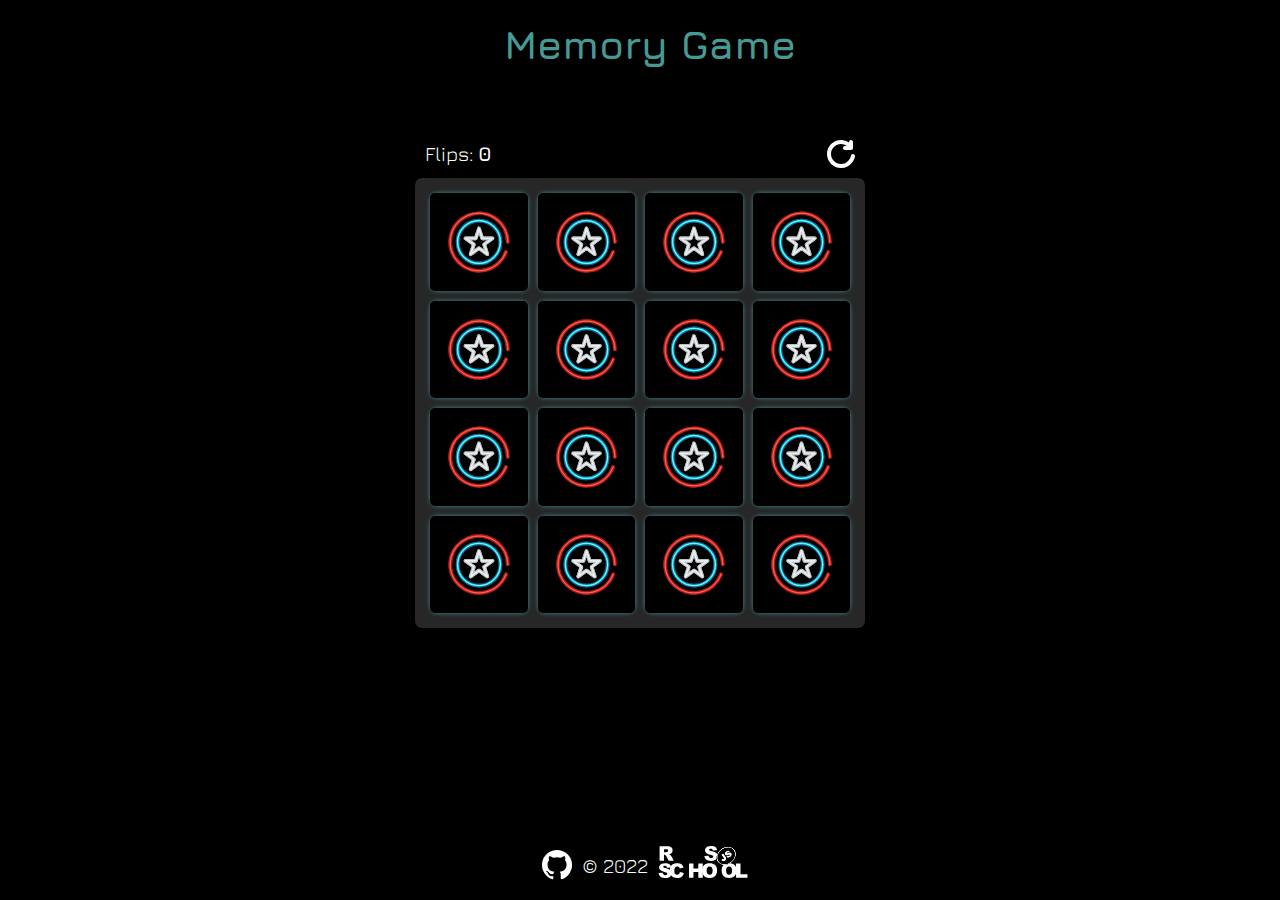
<file: memory-game/index.html>
<!DOCTYPE html>
<html lang="en">
<head>
    <meta charset="UTF-8">
    <meta http-equiv="X-UA-Compatible" content="IE=edge">
    <meta name="viewport" content="width=device-width, initial-scale=1.0">
    <link rel="stylesheet" href="style.css">
    <link rel="icon" href="./assets/favicon.ico">
    <title>Memory Game</title>
</head>
<body>
    <header class="header">
        <h1>Memory Game</h1>
    </header>
    <main class="main">
        <div class="box">
            <p class="flips">Flips: <span>0</span></p>
            <button class="restart" title="Try again"></button>
        </div>
        <section class="memory-game">
            <div class="memory-card" data-cards="web">
                <img src="./assets/svg/img-1.svg" class="back-view" alt="back-img">
                <img src="./assets/svg/shield.svg" class="front-view" alt="front-img">
            </div>
            <div class="memory-card" data-cards="web">
                <img src="./assets/svg/img-1.svg" class="back-view" alt="back-img">
                <img src="./assets/svg/shield.svg" class="front-view" alt="front-img">
            </div>
            <div class="memory-card" data-cards="heart">
                <img src="./assets/svg/img-2.svg" class="back-view" alt="back-img">
                <img src="./assets/svg/shield.svg" class="front-view" alt="front-img">
            </div>
            <div class="memory-card" data-cards="heart">
                <img src="./assets/svg/img-2.svg" class="back-view" alt="back-img">
                <img src="./assets/svg/shield.svg" class="front-view" alt="front-img">
            </div>
            <div class="memory-card" data-cards="hulk">
                <img src="./assets/svg/img-3.svg" class="back-view" alt="back-img">
                <img src="./assets/svg/shield.svg" class="front-view" alt="front-img">
            </div>
            <div class="memory-card" data-cards="hulk">
                <img src="./assets/svg/img-3.svg" class="back-view" alt="back-img">
                <img src="./assets/svg/shield.svg" class="front-view" alt="front-img">
            </div>
            <div class="memory-card" data-cards="ant">
                <img src="./assets/svg/img-4.svg" class="back-view" alt="back-img">
                <img src="./assets/svg/shield.svg" class="front-view" alt="front-img">
            </div>
            <div class="memory-card" data-cards="ant">
                <img src="./assets/svg/img-4.svg" class="back-view" alt="back-img">
                <img src="./assets/svg/shield.svg" class="front-view" alt="front-img">
            </div>
            <div class="memory-card" data-cards="hammer">
                <img src="./assets/svg/img-5.svg" class="back-view" alt="back-img">
                <img src="./assets/svg/shield.svg" class="front-view" alt="front-img">
            </div>
            <div class="memory-card" data-cards="hammer">
                <img src="./assets/svg/img-5.svg" class="back-view" alt="back-img">
                <img src="./assets/svg/shield.svg" class="front-view" alt="front-img">
            </div>
            <div class="memory-card" data-cards="marvel">
                <img src="./assets/svg/img-6.svg" class="back-view" alt="back-img">
                <img src="./assets/svg/shield.svg" class="front-view" alt="front-img">
            </div>
            <div class="memory-card" data-cards="marvel">
                <img src="./assets/svg/img-6.svg" class="back-view" alt="back-img">
                <img src="./assets/svg/shield.svg" class="front-view" alt="front-img">
            </div>
            <div class="memory-card" data-cards="panther">
                <img src="./assets/svg/img-7.svg" class="back-view" alt="back-img">
                <img src="./assets/svg/shield.svg" class="front-view" alt="front-img">
            </div>
            <div class="memory-card" data-cards="panther">
                <img src="./assets/svg/img-7.svg" class="back-view" alt="back-img">
                <img src="./assets/svg/shield.svg" class="front-view" alt="front-img">
            </div>
            <div class="memory-card" data-cards="arrow">
                <img src="./assets/svg/img-8.svg" class="back-view" alt="back-img">
                <img src="./assets/svg/shield.svg" class="front-view" alt="front-img">
            </div>
            <div class="memory-card" data-cards="arrow">
                <img src="./assets/svg/img-8.svg" class="back-view" alt="back-img">
                <img src="./assets/svg/shield.svg" class="front-view" alt="front-img">
            </div>
        </section>
    </main>
    <footer class="footer">
        <a href="https://github.com/gobacktosleep" class="github" target="_blank"></a>
        <p class="year"> © 2022</p>
        <a href="https://rs.school/js/" class="rss" target="_blank"></a>
    </footer>
    <script src="index.js"></script>
</body>
</html>
</file>
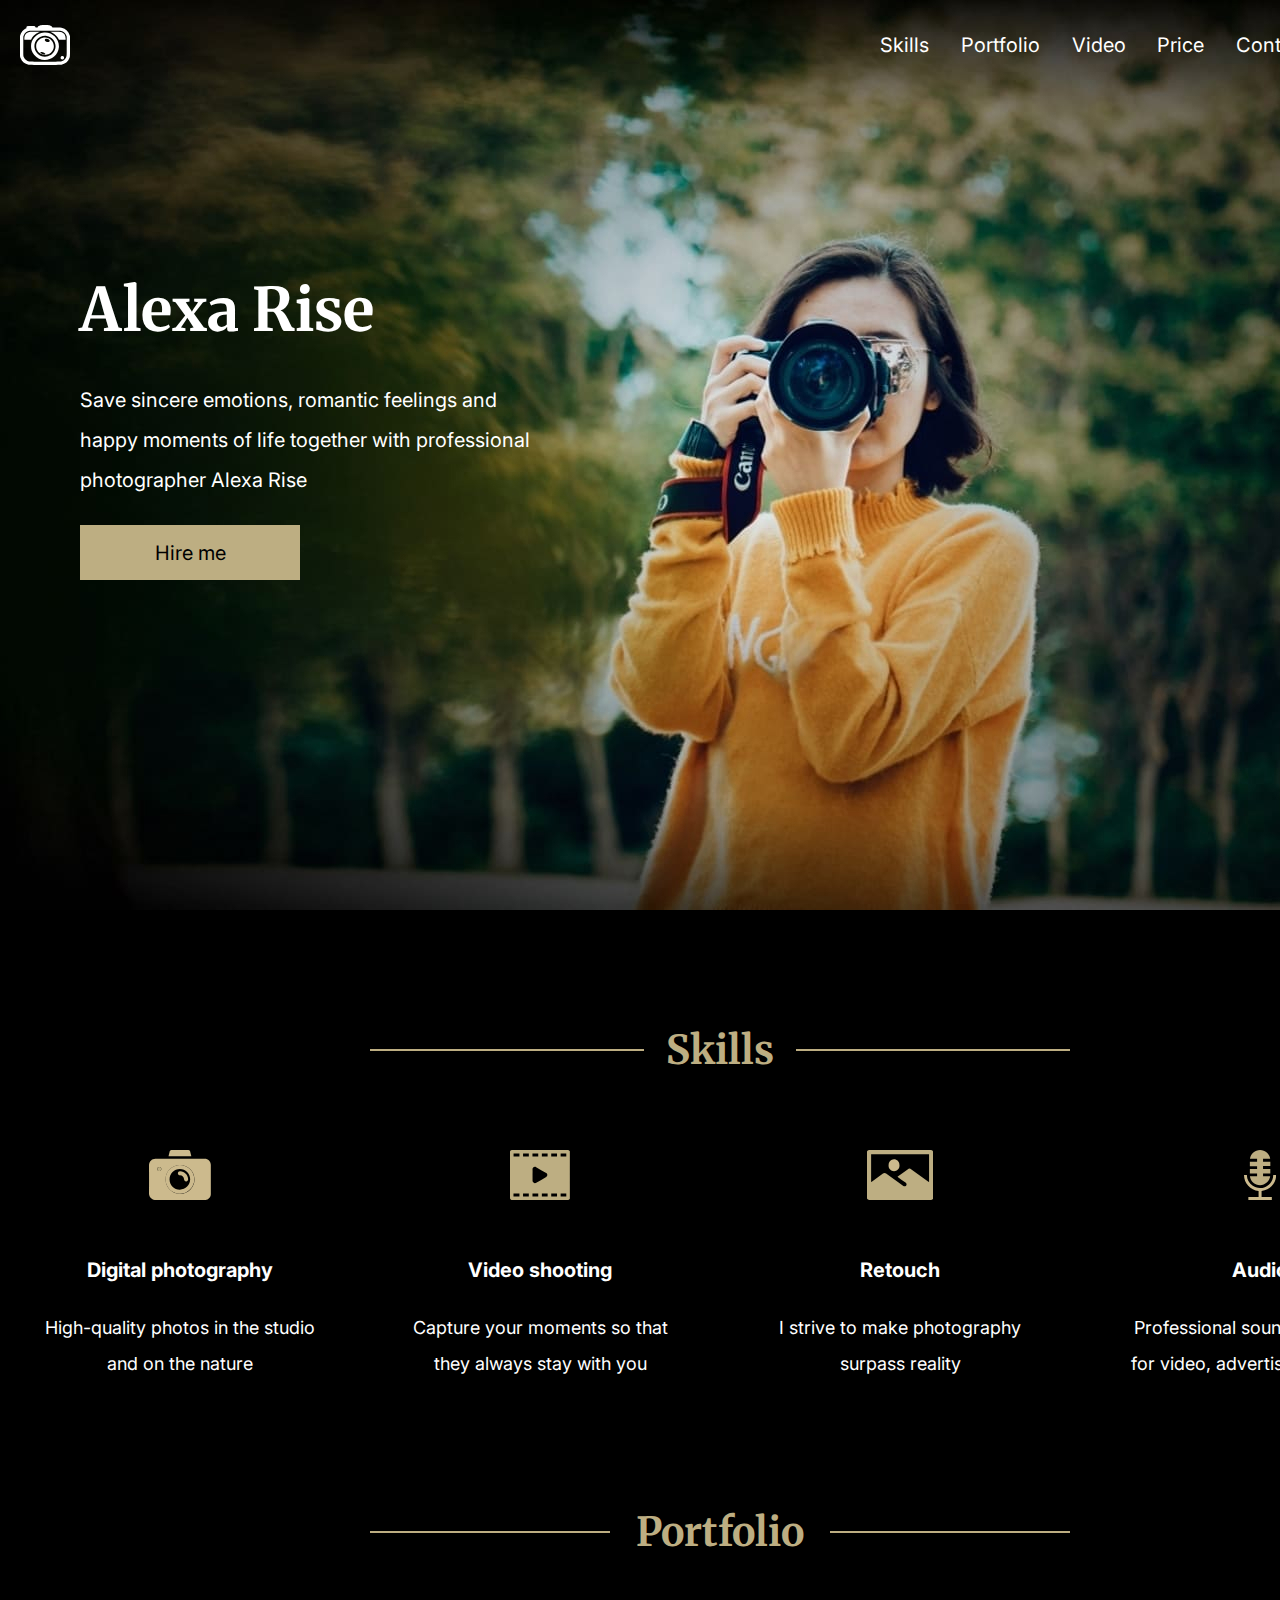
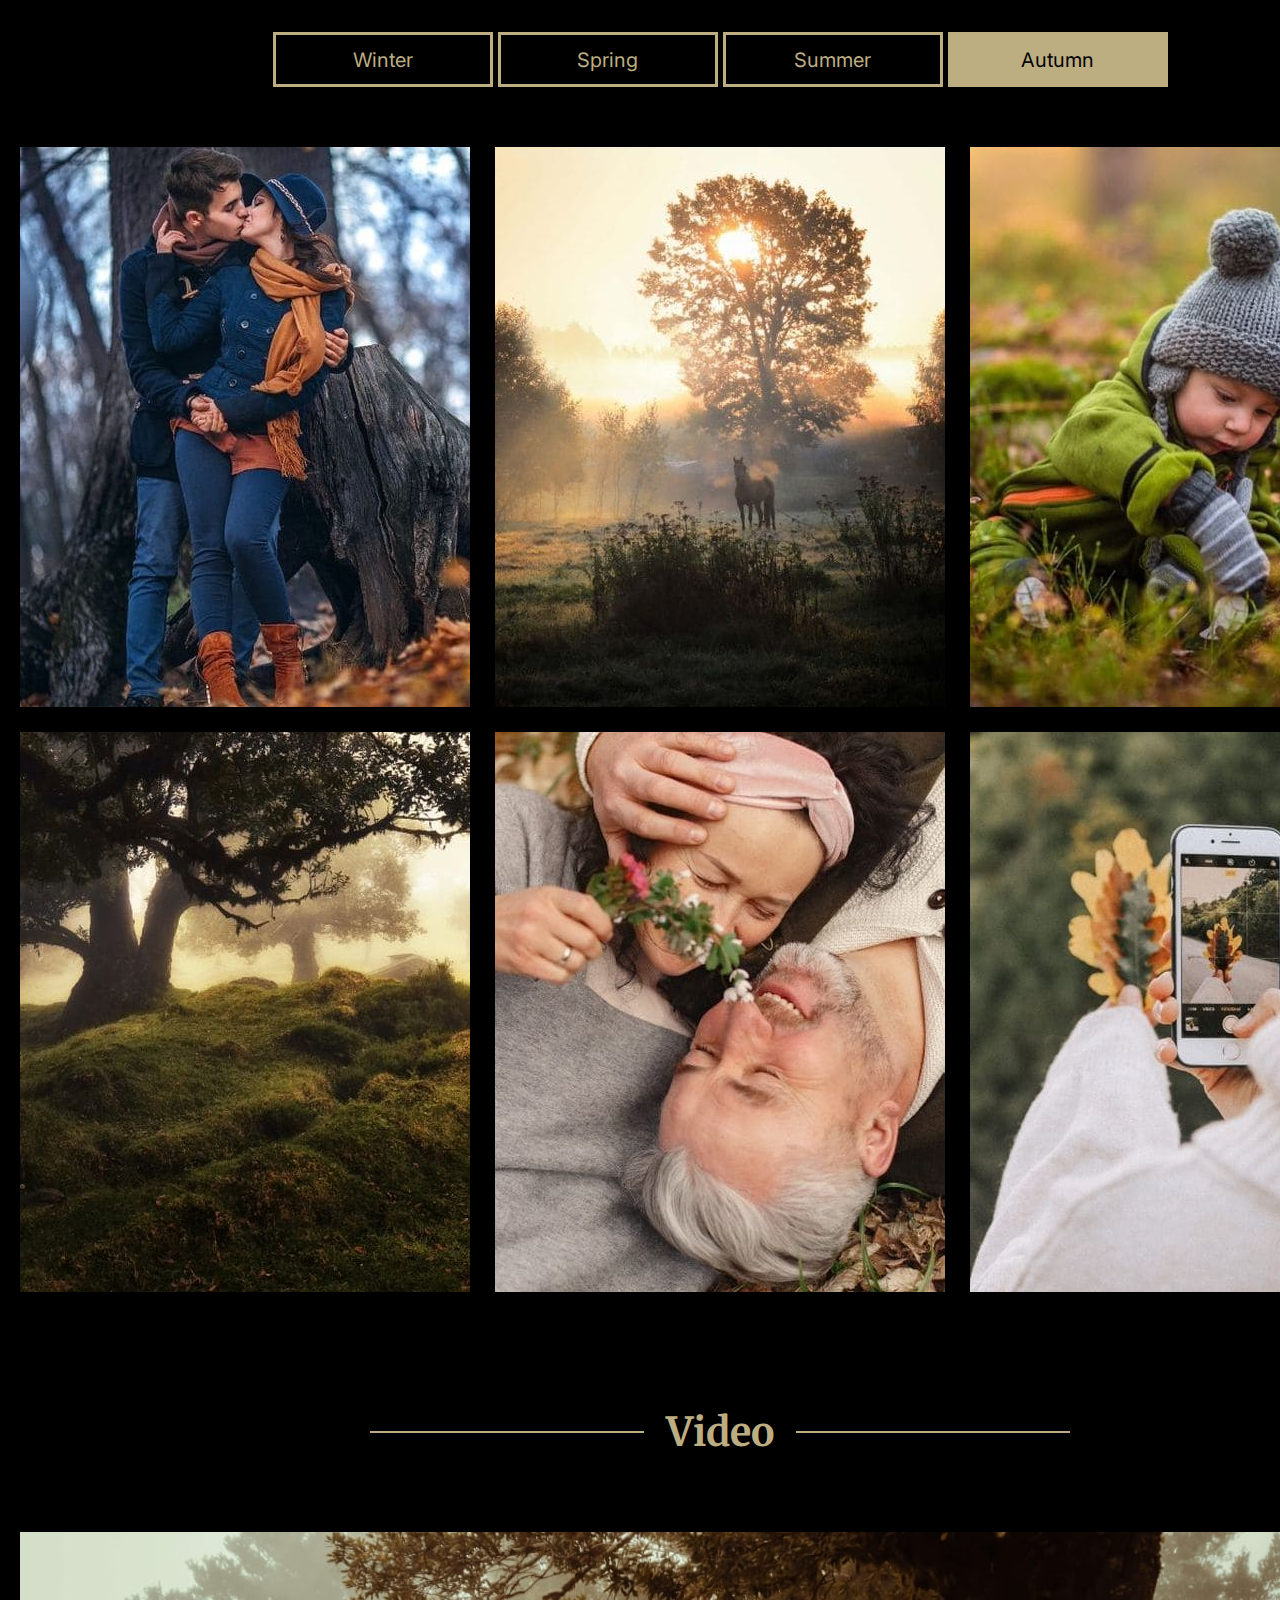
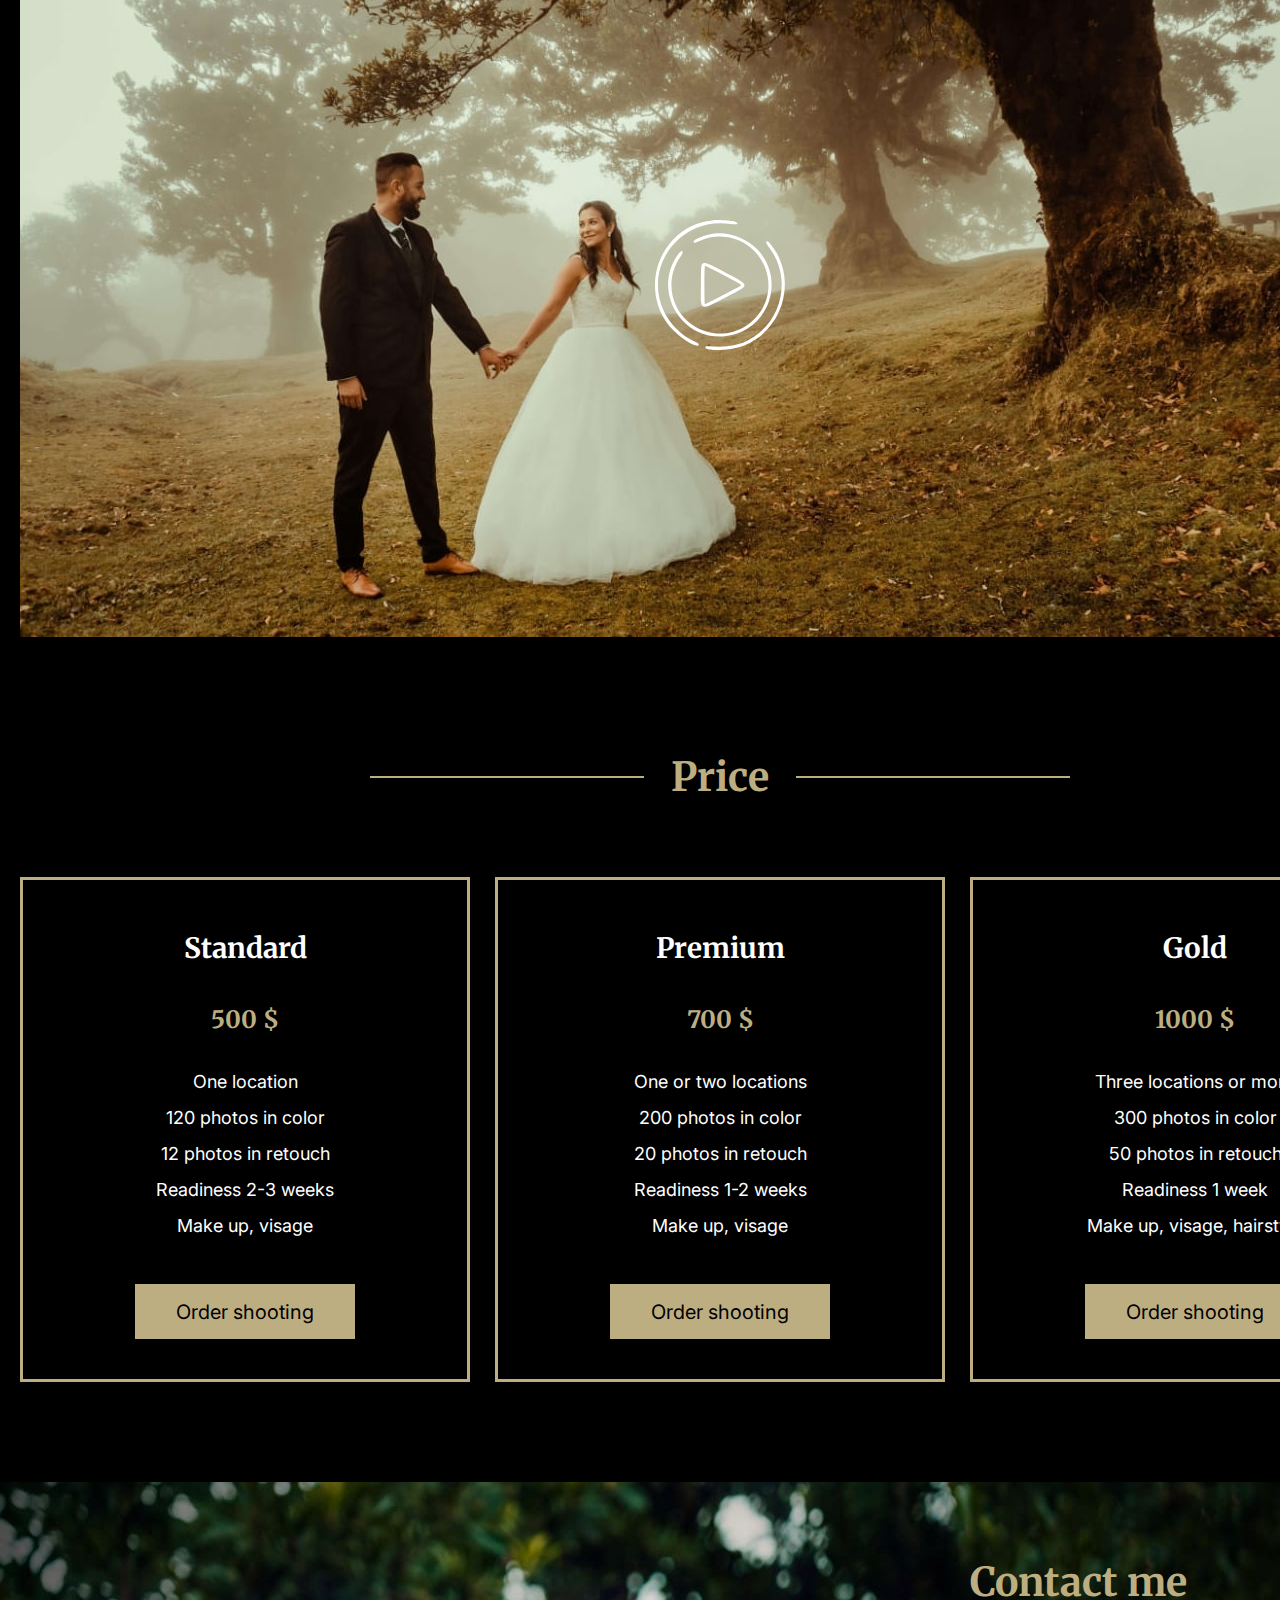
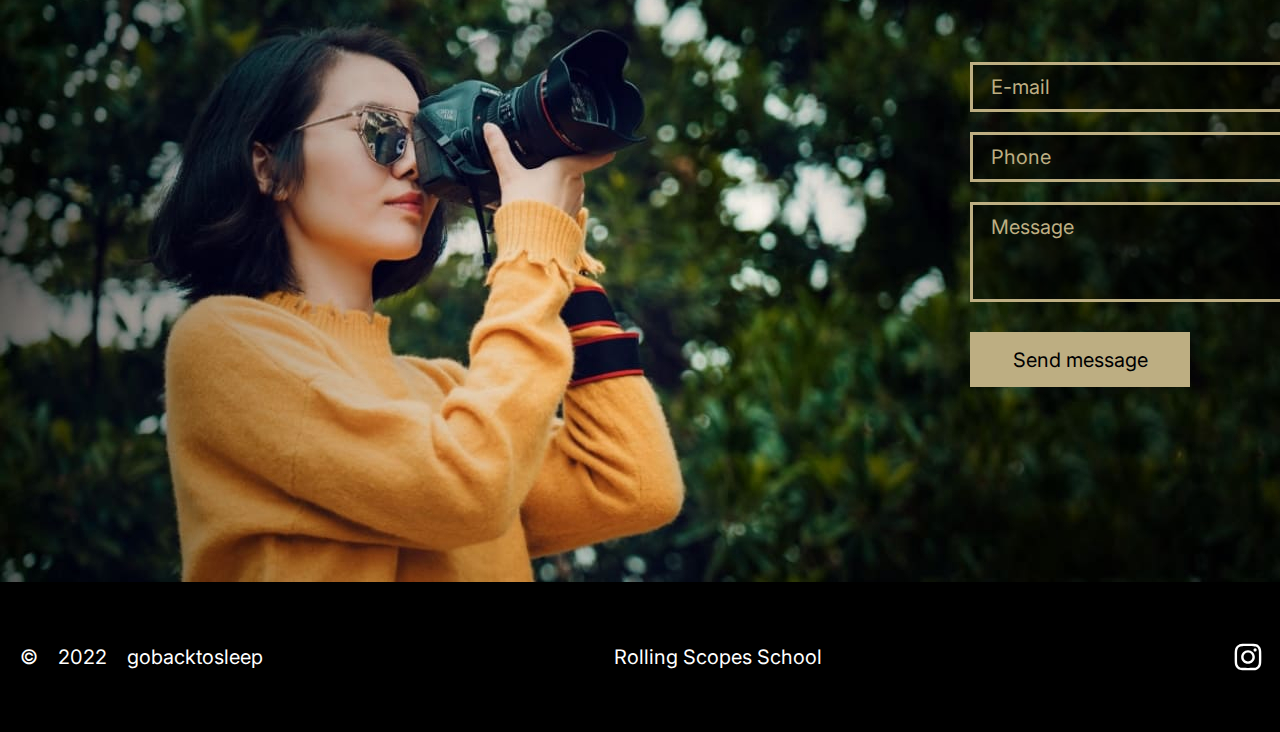
<file: portfolio/index.html>
<!DOCTYPE html>
<html lang="en">
<head>
    <meta charset="UTF-8">
    <meta http-equiv="X-UA-Compatible" content="IE=edge">
    <meta name="viewport" content="width=device-width, initial-scale=1.0">
    <link rel="preconnect" href="https://fonts.googleapis.com">
    <link rel="preconnect" href="https://fonts.gstatic.com" crossorigin>
    <link href="https://fonts.googleapis.com/css2?family=Inter:wght@400;700&family=Merriweather:wght@700&display=swap" rel="stylesheet">
    <link rel="stylesheet" href="style.css">
    <link rel="icon" href="./assets/shutter.ico">
    <title>portfolio</title>
</head>
<body>
    <div class="container">
        <header class="header">
            <div class="header-container">
                <div class="header-logo"></div>

                <nav class="header-nav">
                    <ul class="nav-list">
                        <li class="nav-item"><a href="#skills" class="nav-link">Skills</a></li>
                        <li class="nav-item"><a href="#portfolio" class="nav-link">Portfolio</a></li>
                        <li class="nav-item"><a href="#video" class="nav-link">Video</a></li>
                        <li class="nav-item"><a href="#price" class="nav-link">Price</a></li>
                        <li class="nav-item"><a href="#contacts" class="nav-link">Contacts</a></li>
                    </ul>
                    <div class="header-nav-close">
                        <span class="close-line"></span>
                        <span class="close-line"></span>
                    </div>
                </nav>

                <div class="lang">
                    <span class="lang-option active">en</span>
                    <span>/</span>
                    <span class="lang-option">ru</span>
                </div>
                <div class="header-burger burger">
                    <span class="line burger-line-one"></span>
                    <span class="line burger-line-two"></span>
                    <span class="line burger-line-three"></span>
                </div>
            </div>
        </header>
        <main class="main">
            <div class="hero-container">
                <section class="section-hero">
                    <h1 class="hero-title">Alexa Rise</h1>
                    <p class="hero-text">Save sincere emotions, romantic feelings and happy moments of life together with professional photographer Alexa Rise</p>
                    <button class="btn">Hire me</button>
                </section>
            </div>

            <section class="section-skills" id="skills">
                <div class="section-title-line">
                    <h2 class="section-title">Skills</h2>
                </div>
                <div class="skills-items">
                    <div class="skill-item">
                        <h3>Digital photography</h3>
                        <p class="skills-text">High-quality photos in the studio and on the nature</p>
                    </div>
                    <div class="skill-item">
                        <h3>Video shooting</h3>
                        <p class="skills-text">Capture your moments so that they always stay with you</p>
                    </div>
                    <div class="skill-item">
                        <h3>Retouch</h3>
                        <p class="skills-text">I strive to make photography surpass reality</p>
                    </div>
                    <div class="skill-item">
                        <h3>Audio</h3>
                        <p class="skills-text">Professional sounds recording for video, advertising, portfolio</p>
                    </div>
                </div>
            </section>

            <section class="section-portfolio" id="portfolio">
                <div class="section-title-line">
                    <h2 class="section-title-portfolio">Portfolio</h2>
                </div>
                <div class="portfolio-buttons">
                    <button class="portfolio-button">Winter</button>
                    <button class="portfolio-button">Spring</button>
                    <button class="portfolio-button">Summer</button>
                    <button class="btn">Autumn</button>
                </div>
                <div class="portfolio-items">
                    <img src="./assets/img/portfolio-img-1.jpg" alt="photo">
                    <img src="./assets/img/portfolio-img-2.jpg" alt="photo">
                    <img src="./assets/img/portfolio-img-3.jpg" alt="photo">
                    <img src="./assets/img/portfolio-img-4.jpg" alt="photo">
                    <img src="./assets/img/portfolio-img-5.jpg" alt="photo">
                    <img src="./assets/img/portfolio-img-6.jpg" alt="photo">
                </div>
            </section>
            <section class="section-video" id="video">
                <div class="section-title-line">
                    <h2 class="section-title">Video</h2>
                </div>
                <div class="video-player">
                    <button class="video-button"></button>
                </div>
            </section>
            <section class="section-price" id="price">
                <div class="section-title-line">
                    <h2 class="section-title">Price</h2>
                </div>
                <div class="price-list">
                    <div class="price-item">
                        <h3 class="price-title">Standard</h3>
                        <p class="value">500 $</p>
                        <div class="price-description">
                            <span class="price-include">One location</span>
                            <span class="price-include">120 photos in color</span>
                            <span class="price-include">12 photos in retouch</span>
                            <span class="price-include">Readiness 2-3 weeks</span>
                            <span class="price-include">Make up, visage</span>
                        </div>
                        <button class="btn">Order shooting</button>
                    </div>
                    <div class="price-item">
                        <h3 class="price-title">Premium</h3>
                        <p class="value">700 $</p>
                        <div class="price-description">
                            <span class="price-include">One or two locations</span>
                            <span class="price-include">200 photos in color</span>
                            <span class="price-include">20 photos in retouch</span>
                            <span class="price-include">Readiness 1-2 weeks</span>
                            <span class="price-include">Make up, visage</span>
                        </div>
                        <button class="btn">Order shooting</button>
                    </div>
                    <div class="price-item">
                        <h3 class="price-title">Gold</h3>
                        <p class="value">1000 $</p>
                        <div class="price-description">
                            <span class="price-include">Three locations or more</span>
                            <span class="price-include">300 photos in color</span>
                            <span class="price-include">50 photos in retouch</span>
                            <span class="price-include">Readiness 1 week</span>
                            <span class="price-include">Make up, visage, hairstyle</span>
                        </div>
                        <button class="btn">Order shooting</button>
                    </div>
                </div>
            </section>
            <section class="section-contacts" id="contacts">
                <div class="contacts-container">
                    <h2 class="contacts-title">Contact me</h2>
                    <form action="contact-info">
                        <input class="email" type="email" placeholder="E-mail">
                        <input class="phone" type="tel" placeholder="Phone">
                        <textarea class="message" id="message" placeholder="Message"></textarea>
                        <button class="btn">Send message</button>
                    </form>
                </div>
            </section>
        </main>
        <footer class="footer">
            <div class="footer-container">
                <div class="github">
                    <span>©</span>
                    <span>2022</span>
                    <a href="https://github.com/gobacktosleep">gobacktosleep</a>
                </div>
                <a class="rsschool" href="https://rs.school/js-stage0">Rolling Scopes School</a>
                <ul class="social-list">
                    <li class="social-item"><a href="https://www.instagram.com/"></a></li>
                    <li class="social-item"><a href="https://www.facebook.com/"></a></li>
                    <li class="social-item"><a href="https://twitter.com/"></a></li>
                    <li class="social-item"><a href="https://www.pinterest.com/"></a></li>
                </ul>
            </div>
        </footer>
    </div>
    <script src="index.js"></script>
</body>
</html>
</file>
<file: memory-game/style.css>
@import url('https://fonts.googleapis.com/css2?family=Jura:wght@300&display=swap');

* {
    margin: 0;
    padding: 0;
    box-sizing: border-box;
}

body {
    display: flex;
    flex-direction: column;
    justify-content: center;
    align-items: center;
    height: 100vh;
    font-family: 'Jura', sans-serif;
    font-size: 20px;
    color: #fff;
    background: #000;
}

.header {
    display: flex;
    justify-content: center;
    width: 100%;
}

h1 {
    margin: 0;
    padding: 20px 10px 60px 30px;
    color: #479994;
}

.main {
    flex: 1 1 auto;
}

.flips span {
    font-weight: bold;
}

.box {
    width: 450px;
    height: 50px;
    padding: 0 10px;
    margin: 0 auto;
    display: flex;
    align-items: center;
    justify-content: space-between;
}

.restart {
    -webkit-appearance: none;
    width: 30px;
    height: 30px;
    border: none;
    background-image: url('./assets/svg/restart.svg');
    background-repeat: no-repeat;
    background-color: transparent;
    filter: invert(99%) sepia(6%) saturate(283%) hue-rotate(173deg) brightness(119%) contrast(100%);
    cursor: pointer;
    transition: 0.3s;
}

.restart:hover {
    filter: invert(57%) sepia(20%) saturate(930%) hue-rotate(127deg) brightness(90%) contrast(89%);
}

.memory-game {
    display: flex;
    flex-wrap: wrap;
    align-content: center;
    width: 450px;
    height: 450px;
    margin: 0 auto;
    padding: 10px;
    border-radius: 7px;
    background: #272727;
    perspective: 1000px;
}

.memory-card {
    position: relative;
    width: calc(25% - 10px);
    height: calc(25% - 10px);
    margin: 5px;
    border-radius: 7px;
    box-shadow: 0px 0px 4px rgba(71, 168, 180, 0.788);
    cursor: pointer;
    transform: scale(1);
    transform-style: preserve-3d;
    transition: transform 0.5s;
}

.memory-card:active {
    transform: scale(0.97);
    transition: transform 0.1s;
}

.memory-card.flip {
    transform: rotateY(180deg);
}

.front-view,
.back-view {
    position: absolute;
    width: 100%;
    height: 100%;
    padding: 10px;
    border-radius: 5px;
    background: #000;
    backface-visibility: hidden;
}

.back-view {
    transform: rotateY(180deg);
}

.footer {
    display: flex;
    justify-content: center;
    align-items: center;
    height: 50px;
    margin: 10px;
}

.github {
    width: 50px;
    height: 50px;
    background-image: url('./assets/svg/github.svg');
    background-repeat: no-repeat;
    filter: invert(100%) sepia(0%) saturate(7494%) hue-rotate(80deg) brightness(100%) contrast(103%);
}

.rss {
    width: 90px;
    height: 40px;
    margin-left: 10px;
    background-image: url('./assets/svg/rs_school_js.svg');
    background-repeat: no-repeat;
    background-size: contain;
    filter: invert(100%) sepia(100%) saturate(0%) hue-rotate(288deg) brightness(102%) contrast(102%);
}

.rss:hover,
.github:hover {
    transform: scale(1.05);
}
</file>
<file: portfolio/style.css>
:root {
    --color-gold: #bdae82;
    --color-black: #000;
    --color-white: #fff;
    --font-1: 60px;
    --font-2: 40px;
    --font-3: 20px;
    --font-4: 18px;
}

html {
    box-sizing: border-box;
    scroll-behavior: smooth;
}

* {
    box-sizing: inherit;
}

body {
    font-family: "Inter", sans-serif;
    font-style: normal;
    font-size: var(--font-3);
    line-height: 50px;
    font-weight: 400;
    color: var(--color-white);
    background-color: var(--color-black);
    margin: 0;
}

img {
    max-width: 100%;
    height: auto;
}

.container {
    width: 1440px;
    margin: 0 auto;
    padding: 0;
}

.header-container {
    display: flex;
    flex-wrap: wrap;
    justify-content: space-between;
    background: url("./assets/img/bg.jpg");
    background-repeat: no-repeat;
    background-position: center 0;
    padding: 20px 20px;
}

.header-logo {
    width: 50px;
    height: 50px;
    background-image: url("./assets/svg/logo.svg");
    background-size: contain;
    background-repeat: no-repeat;
    cursor: pointer;
    transition: 0.5s;
}

.header-logo:hover {
    filter: invert(26%) sepia(15%) saturate(638%) hue-rotate(7deg) brightness(92%) contrast(87%);
}

.header-nav {
    position: relative;
    width: 500px;
    height: 50px;
    margin-left: auto;
}

.nav-list {
    display: flex;
    justify-content: space-between;
    list-style: none;
    margin: 0;
    padding: 0;
}

.nav-item:first-child {
    margin-left: 30px;
}

.nav-item:last-child {
    margin-right: 31px;
}

.nav-link {
    text-decoration: none;
    color: var(--color-white);
    transition: 0.5s;
}

.nav-link:hover {
    color: var(--color-gold);
}

.lang {
    display: flex;
    width: 70px;
    height: 50px;
    font-weight: 700;
    gap: 9px;
}

.lang-option {
    cursor: pointer;
    transition: 0.5s;
}

.lang-option:hover {
    color: var(--color-gold);
}

.active {
    color: var(--color-gold);
}

.header-burger {
    display: none;
    position: relative;
    width: 50px;
    height: 50px;
}

.line {
    display: block;
    position: absolute;
    width: 100%;
    height: 3px;
    left: 0;
    background-color: var(--color-white);
}

.burger-line-one {
    top: 11px;
}

.burger-line-two {
    top: 50%;
    transform: translateY(-50%);
}

.burger-line-three {
    bottom: 11px;
}

.hero-container {
    height: 820px;
    background-image: url("./assets/img/bg.jpg");
    background-position: center -90px;
    background-repeat: no-repeat;
}

.section-hero {
    width: 550px;
    padding: 160px 0 0 80px;
}

.hero-title {
    max-width: 500px;
    height: 120px;
    font-family: "Merriweather", serif;
    font-style: normal;
    font-size: var(--font-1);
    line-height: 120px;
    font-weight: 700;
    margin: 0 0 10px 0;
}

.hero-text {
    max-width: 470px;
    height: 120px;
    line-height: 40px;
    margin: 0 0 25px 0;
}

.btn {
    width: 220px;
    height: 55px;
    font-family: inherit;
    font-size: var(--font-3);
    border: 0;
    background-color: var(--color-gold);
    cursor: pointer;
    transition: 0.5s;
}

.btn:hover {
    color: var(--color-white);
}

.section-title {
    width: 152px;
    font-family: "Merriweather", serif;
    font-style: normal;
    font-size: var(--font-2);
    line-height: 80px;
    font-weight: 700;
    text-align: center;
    margin: 0 auto;
    padding-top: 100px;
    color: var(--color-gold);
    background-color: var(--color-black);
}

.section-title-line {
    background-image: linear-gradient(to top, #000 39px, #bdae82 39px, #bdae82 41px, #000 41px);
    width: 700px;
    margin: 0 auto;
}

.skills-items {
    width: 1400px;
    display: grid;
    grid-template-columns: repeat(4, 1fr);
    column-gap: 40px;
    margin: 0 auto;
    margin-bottom: 10px;
    padding-top: 60px;
}

.skill-item {
    background-position: center top;
    background-repeat: no-repeat;
}

.skill-item:nth-child(1) {
    background-image: url("./assets/svg/camera.svg");
    background-size: 62px 50px;
}

.skill-item:nth-child(2) {
    background-image: url("./assets/svg/video.svg");
    background-size: 60px 50px;
}

.skill-item:nth-child(3) {
    background-image: url("./assets/svg/image.svg");
    background-size: 66px 50px;
}

.skill-item:nth-child(4) {
    background-image: url("./assets/svg/mic.svg");
    background-size: 32px 50px;
}

h3 {
    margin-top: 100px;
    font-style: normal;
    font-size: var(--font-3);
    line-height: 40px;
    font-weight: 700;
    text-align: center;
}

.skills-text {
    font-style: normal;
    font-size: var(--font-4);
    line-height: 36px;
    font-weight: 400;
    text-align: center;
    margin: 0;
    padding: 0 20px;
}

.section-title-portfolio {
    width: 220px;
    font-family: "Merriweather", serif;
    font-style: normal;
    font-size: var(--font-2);
    line-height: 80px;
    font-weight: 700;
    text-align: center;
    color: var(--color-gold);
    margin: 0 auto;
    padding-top: 100px;
    background-color: var(--color-black);
}

.portfolio-buttons {
    display: flex;
    flex-wrap: wrap;
    justify-content: center;
    margin: 0 auto;
    padding: 60px 0;
    gap: 5px;
}

.portfolio-button {
    width: 220px;
    height: 55px;
    font-family: inherit;
    font-size: var(--font-3);
    font-weight: 400;
    color: var(--color-gold);
    background-color: transparent;
    border: 3px solid var(--color-gold);
    cursor: pointer;
    transition: 0.5s;
}

.portfolio-button:hover {
    color: var(--color-white);
}

.portfolio-items {
    width: 1400px;
    display: flex;
    flex-wrap: wrap;
    justify-content: space-between;
    margin: 0 20px;
    gap: 25px;
}

.video-player {
    width: 1400px;
    height: 705px;
    position: relative;
    display: flex;
    background-image: url("./assets/img/video-player.jpg");
    background-repeat: no-repeat;
    justify-content: center;
    align-items: center;
    margin-top: 60px;
    margin-left: 20px;
    margin-right: 20px;
}

.video-button {
    position: absolute;
    background: transparent;
    background-image: url("./assets/svg/Play_hover.svg");
    background-repeat: no-repeat;
    width: 130px;
    height: 130px;
    border: none;
    cursor: pointer;
    transition: 0.5s;
}

.video-button:hover {
    filter: invert(26%) sepia(15%) saturate(638%) hue-rotate(7deg) brightness(92%) contrast(87%);
}

.price-list {
    width: 1400px;
    display: grid;
    grid-template-columns: repeat(3, 1fr);
    column-gap: 25px;
    margin: 0 auto;
    padding-top: 60px;
    padding-bottom: 100px;
}

.price-item {
    display: flex;
    flex-direction: column;
    width: 450px;
    height: 505px;
    align-items: center;
    border: 3px solid var(--color-gold);
}

.price-title {
    margin-top: 40px;
    margin-bottom: 20px;
    font-family: "Merriweather", serif;
    font-style: normal;
    font-size: 28px;
    line-height: 56px;
    font-weight: 700;
    color: var(--color-white);
}

.value {
    margin: 0;
    padding: 0;
    font-family: "Merriweather", serif;
    font-style: normal;
    font-size: 24px;
    line-height: 48px;
    font-weight: 700;
    text-align: center;
    color: var(--color-gold);
}

.price-description {
    font-size: var(--font-4);
    line-height: 36px;
    text-align: center;
    margin-top: 20px;
    margin-bottom: 40px;
}

.price-include {
    display: block;
}

.section-contacts {
    display: flex;
    justify-content: flex-end;
    height: 700px;
    background-image: url("./assets/img/contacts-photo.jpg");
    background-size: auto 700px;
    background-position: center center;
    background-repeat: no-repeat;
}

.contacts-container {
    width: 450px;
    margin-top: 60px;
    margin-right: 20px;
}

.contacts-title {
    font-family: "Merriweather", serif;
    font-style: normal;
    font-size: var(--font-2);
    line-height: 80px;
    font-weight: 700;
    color: var(--color-gold);
    margin: 0;
}

form {
    display: flex;
    flex-direction: column;
    margin-top: 40px;
    gap: 20px;
}

.email,
.phone {
    height: 50px;
}

.email, 
.phone,
.message {
    padding-left: 18px;
    font-family: inherit;
    font-style: normal;
    font-size: 20px;
    line-height: 40px;
    font-weight: 400;
    color: var(--color-gold);
    border: 3px solid var(--color-gold);
    background: rgba(0, 0, 0, 0.5);
}

.message {
    height: 100px;
    margin-bottom: 10px;
    resize: none;
}

::placeholder {
    font-family: "Inter", sans-serif;
    font-style: normal;
    font-size: var(--font-3);
    line-height: 40px;
    font-weight: 400;
    color: var(--color-gold);
}

:focus::placeholder {
    color: transparent;
}

.footer-container {
    height: 150px;
    display: flex;
    justify-content: space-between;
    align-items: center;
    margin: 0 20px;
}

footer a {
    text-decoration: none;
    color: var(--color-white);
    transition: 0.5s;
}

footer a:hover {
    color: var(--color-gold);
}

.github {
    display: flex;
    gap: 20px;
}

.rsschool {
    padding-right: 60px;
}

.social-list {
    display: flex;
    gap: 20px;
    list-style: none;
    padding: 0;
}

.social-item {
    width: 32px;
    height: 32px;
    background-repeat: no-repeat;
    cursor: pointer;
    transition: 0.5s;
}

.social-item:nth-child(1) {
    background-image: url("./assets/svg/inst.svg");
}

.social-item:nth-child(2) {
    background-image: url("./assets/svg/fb.svg");
}

.social-item:nth-child(3) {
    background-image: url("./assets/svg/tw.svg");
}

.social-item:nth-child(4) {
    background-image: url("./assets/svg/pinterest.svg");
}

.social-item:hover {
    filter: invert(26%) sepia(15%) saturate(638%) hue-rotate(7deg) brightness(92%) contrast(87%);
}

/* MEDIA */

@media (max-width: 768px) {

    .container {
        width: calc(100% - 40px);
        margin: 0;
    }

    .header-container {
        width: 768px;
        height: 90px;
        background-position: -5px -30px;
        background-size: auto 620px;
    }

    .header-logo {
        margin-left: 40px;
    }

    .lang {
        margin-left: auto;
        margin-right: 40px;
        gap: 9px;
    }

    .lang-option:first-child {
        padding-left: 9px;
    }

    .lang-option:last-child {
        padding-left: 9px;
    }

    .header-burger {
        display: block;
        margin: 0;
        margin-right: 44px;
    }

    .header-nav {
        position: fixed;
        width: 100%;
        max-width: 620px;
        height: 100%;
        top: 0;
        left: 0;
        right: 0;
        background-color: var(--color-black);
        z-index: 10;
        padding-top: 134px;
        transform: translateX(100%);
        transition: 0.3s all linear;
    }

    .header-nav-active {
        transform: translateX(0);
    }

    .nav-list {
        flex-direction: column;
        width: 100%;
        margin-right: 0;
        margin-left: 127px;
        font-family: "Inter", sans-serif;
        font-style: normal;
        font-size: 35px;
        line-height: 73px;
        font-weight: 400;
        letter-spacing: 0em;
        text-align: left;
    }

    .nav-item {
        width: 150px;
        margin-bottom: 16px;
    }

    .nav-item:first-child {
        margin-left: 0;
    }

    .nav-item:nth-child(4) {
        margin-bottom: 14px;
    }

    .nav-item:last-child {
        margin-bottom: 0;
    }

    .header-nav-close {
        position: absolute;
        width: 55px;
        height: 55px;
        top: 20px;
        right: 64px;
        z-index: 11;
        cursor: pointer;
    }

    .close-line {
        display: block;
        position: absolute;
        width: 100%;
        height: 3px;
        top: 50%;
        background-color: var(--color-white);
    }

    .close-line:first-child {
        transform: translateY(-50%) rotate(45deg);
    }

    .close-line:last-child {
        transform: translateY(-50%) rotate(-45deg);
    }

    .hero-container {
        width: 768px;
        height: 500px;
        background-position: -5px -120px;
        background-size: auto 620px;
    }

    .section-hero {
        padding-top: 78px;
        padding-left: 60px;
    }

    .hero-title {
        height: 64px;
        margin-bottom: 20px;
        font-size: 32px;
        line-height: 64px;
        font-weight: normal;
        letter-spacing: 0em;
        text-align: left;
    }

    .hero-text {
        height: 72px;
        width: 390px;
        margin-bottom: 60px;
        line-height: 24px;
        letter-spacing: 0em;
        text-align: left;
    }

    .section-title-line {
        width: 48%;
    }

    .section-title {
        width: 131px;
        font-size: 32px;
        letter-spacing: 0em;
        padding-top: 80px;
    }

    .section-skills {
        width: 768px;
    }

    .skills-items {
        max-width: 768px;
        grid-template-columns: repeat(2, 2fr);
        margin-bottom: 20px;
        padding: 45px 42px 40px 38px;
        column-gap: 0;
        row-gap: 76px;
    }

    h3 {
        margin-top: 80px;
    }

    .skills-text {
        line-height: 22px;
        padding-left: 30px;
        padding-right: 30px;
    }

    .section-portfolio {
        width: 768px;
    }

    .section-title-portfolio {
        width: 180px;
        font-size: 32px;
    }

    .portfolio-buttons {
        width: 768px;
        padding: 50px 50px 60px;
    }

    .portfolio-items {
        width: 768px;
        justify-content: space-around;
        align-items: center;
        flex-direction: column;
        margin: 0;
    }

    .section-video {
        width: 768px;
    }

    .video-player {
        width: 100%;
        height: 418px;
        background-position: 0;
        background-size: auto 408px;
        margin: 50px 0 0 0;
    }

    .video-button {
        width: 65px;
        height: 65px;
        background-size: 65px 65px;
    }

    .section-price {
        width: 768px;
    }

    .price-list {
        width: 768px;
        grid-template-columns: repeat(1, 1fr);
        row-gap: 50px;
        padding: 50px 174px 80px;
    }

    .price-item {
        width: 420px;
    }

    .contacts-container {
        margin: 60px;
    }

    .section-contacts {
        width: 768px;
        height: 600px;
        justify-content: center;
        background-size: auto 600px;
    }

    .contacts-title {
        font-size: 32px;
        line-height: 64px;
        text-align: center;
    }

    form .btn {
        margin-left: 115px;
    }

    .footer-container {
        width: 768px;
        height: 190px;
        flex-direction: column;
        justify-content: center;
        margin: 0;
    }

    .github {
        margin-top: 6px;
    }

    .rsschool {
        padding: 0;
        line-height: 24px;
    }

    .social-list {
        margin-top: 32px;
        margin-bottom: 28px;
    }

}

@media (max-width: 620px) {
    .header-nav {
        max-width: 100%;
    }

    .skills-items {
        grid-template-columns: repeat(1, 1fr);
        margin-top: 80px;
        margin-bottom: 0;
        padding: 0 200px;
    }

    .skill-item {
        grid-column: span 1;
    }

    .portfolio-buttons {
        flex-direction: column;
        align-items: center;
    }
}
</file>
